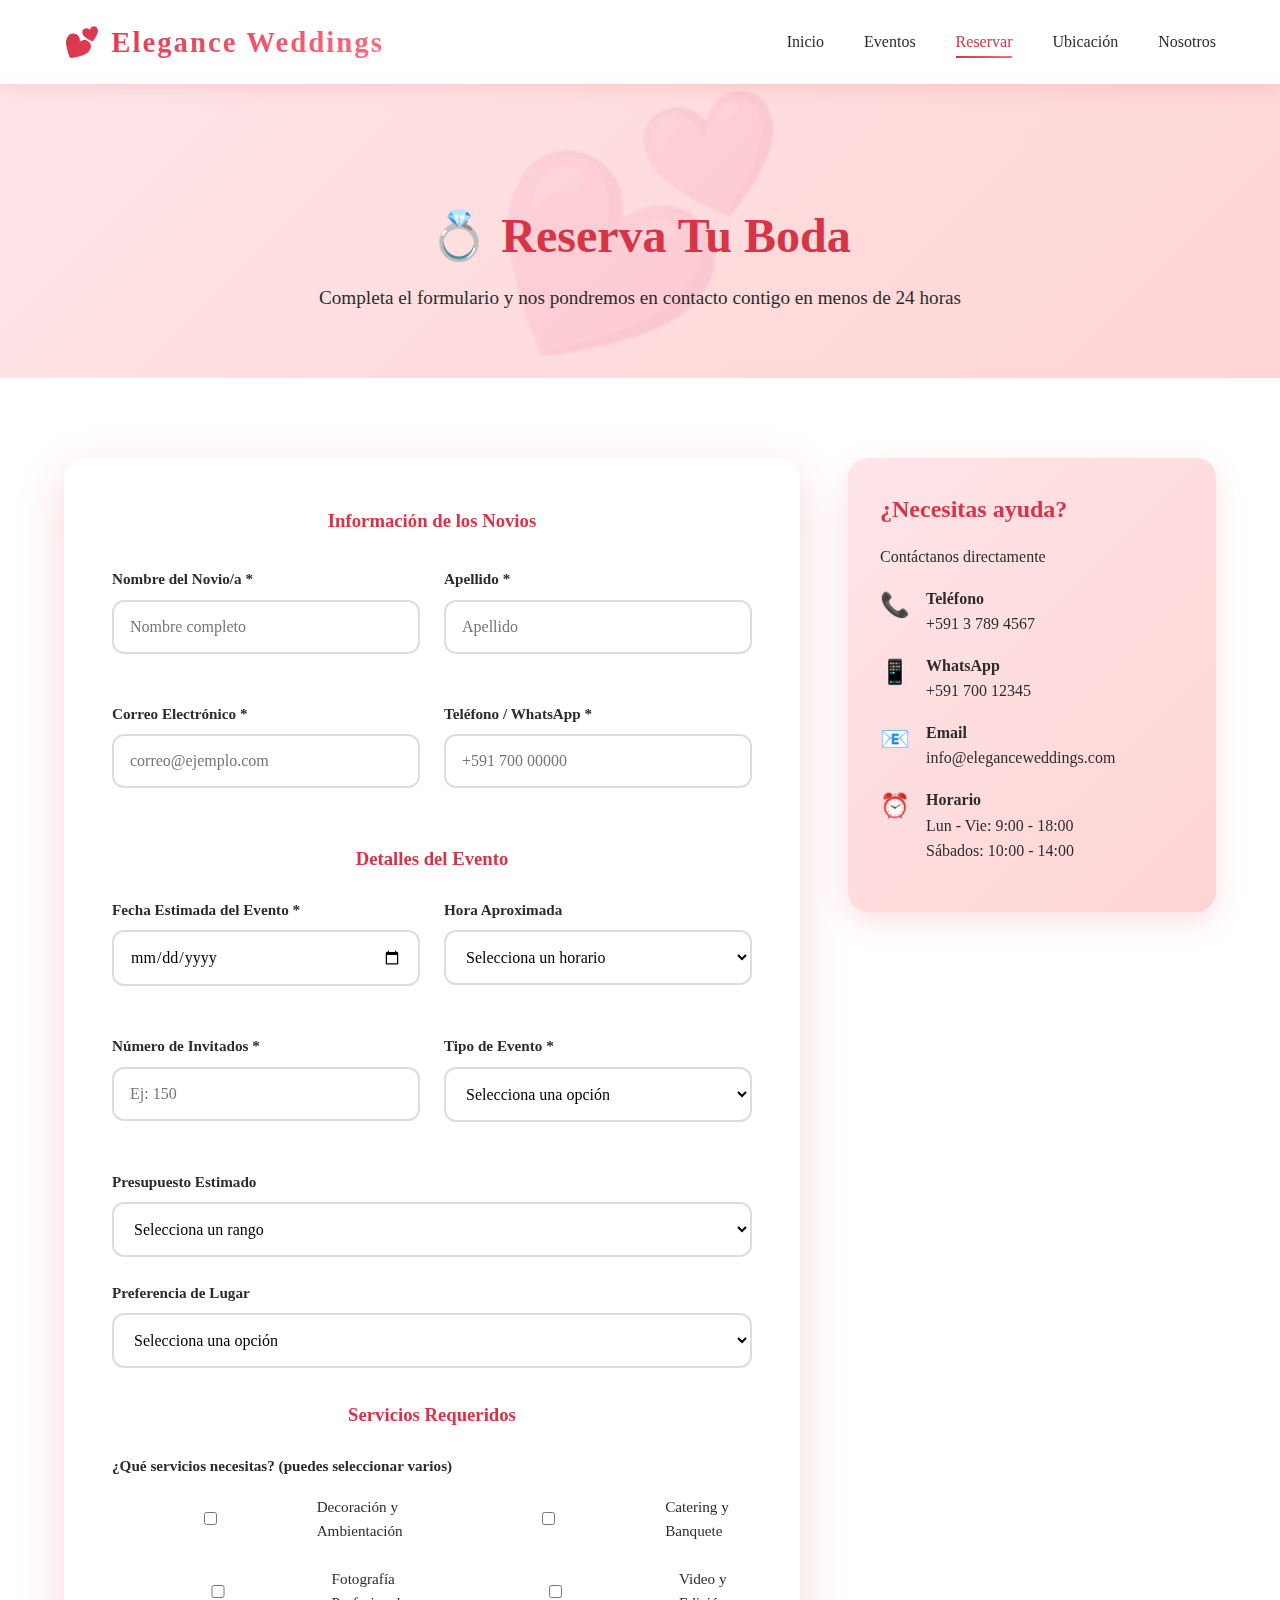
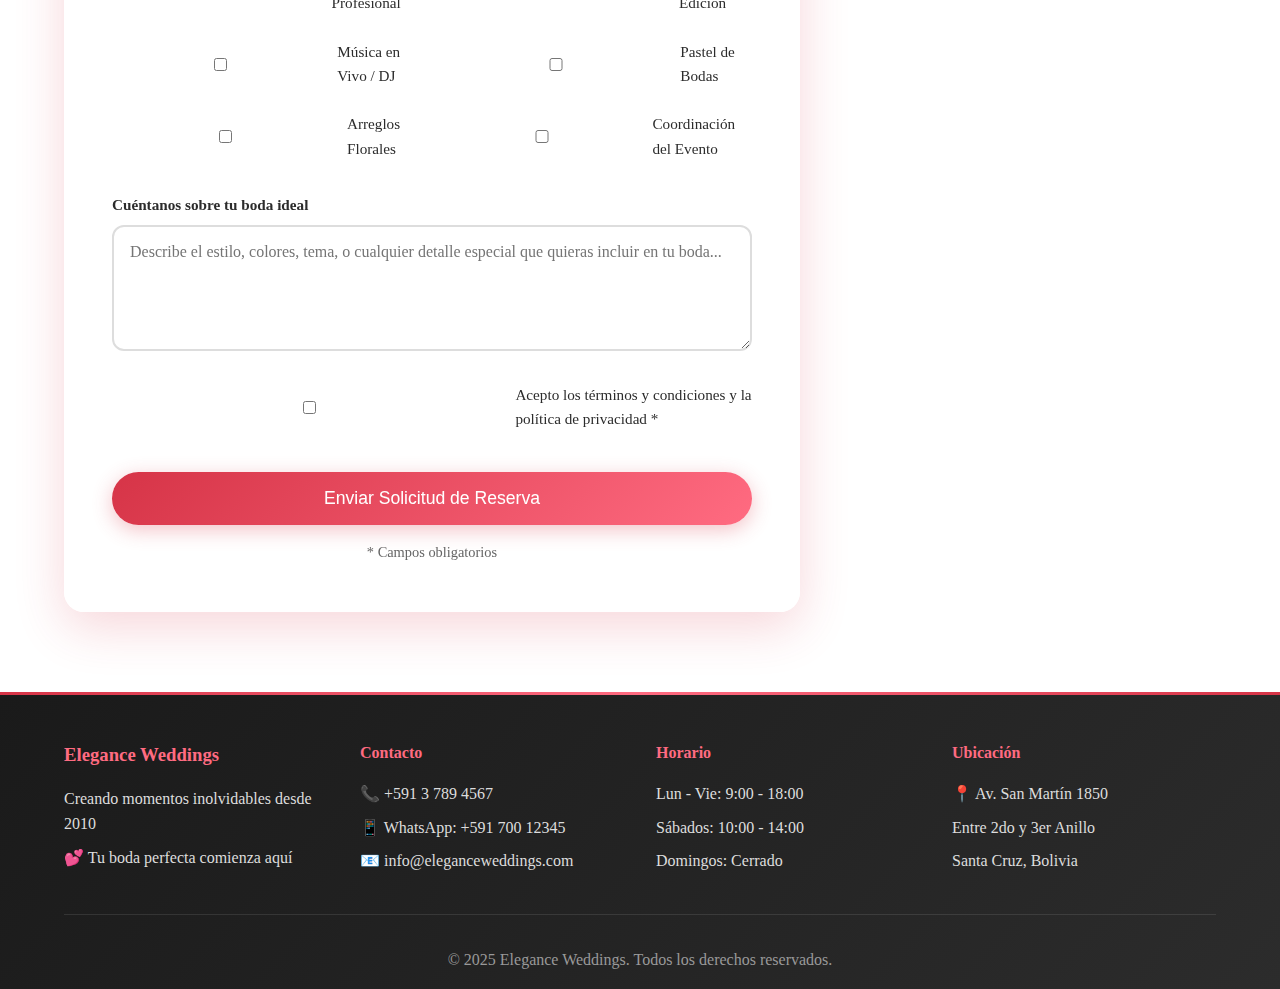
<file: reservar.html>
<!DOCTYPE html>
<html lang="es">
<head>
    <meta charset="UTF-8">
    <meta name="viewport" content="width=device-width, initial-scale=1.0">
    <title>Reservar Boda - Elegance Weddings</title>
    <link rel="stylesheet" href="styles.css">
</head>
<body>
    <!-- Loading Overlay -->
    <div class="loading-overlay">
        <div class="loader"></div>
    </div>

    <!-- Navigation Bar -->
    <nav class="navbar">
        <div class="nav-container">
            <div class="logo">💕 Elegance Weddings</div>
            <ul class="nav-menu">
                <li><a href="index.html">Inicio</a></li>
                <li><a href="eventos.html">Eventos</a></li>
                <li><a href="reservar.html" class="active">Reservar</a></li>
                <li><a href="ubicacion.html">Ubicación</a></li>
                <li><a href="nosotros.html">Nosotros</a></li>
            </ul>
            <div class="hamburger">
                <span></span>
                <span></span>
                <span></span>
            </div>
        </div>
    </nav>

    <!-- Page Header -->
    <section class="page-header">
        <h1>💍 Reserva Tu Boda</h1>
        <p>Completa el formulario y nos pondremos en contacto contigo en menos de 24 horas</p>
    </section>

    <!-- Reservation Form Section -->
    <section class="reservation-section">
        <div class="reservation-container fade-in">
            <div class="success-message" id="successMessage">
                ✓ ¡Gracias! Tu solicitud ha sido enviada exitosamente. Nos pondremos en contacto contigo pronto.
            </div>
            
            <form id="reservationForm" class="reservation-form">
                <h3 style="color: var(--primary); margin-bottom: 2rem; text-align: center;">Información de los Novios</h3>
                
                <div class="form-row">
                    <div class="form-group">
                        <label for="nombre">Nombre del Novio/a *</label>
                        <input type="text" id="nombre" name="nombre" required placeholder="Nombre completo">
                    </div>
                    <div class="form-group">
                        <label for="apellido">Apellido *</label>
                        <input type="text" id="apellido" name="apellido" required placeholder="Apellido">
                    </div>
                </div>

                <div class="form-row">
                    <div class="form-group">
                        <label for="email">Correo Electrónico *</label>
                        <input type="email" id="email" name="email" required placeholder="correo@ejemplo.com">
                    </div>
                    <div class="form-group">
                        <label for="telefono">Teléfono / WhatsApp *</label>
                        <input type="tel" id="telefono" name="telefono" required placeholder="+591 700 00000">
                    </div>
                </div>

                <h3 style="color: var(--primary); margin: 2rem 0 1.5rem; text-align: center;">Detalles del Evento</h3>

                <div class="form-row">
                    <div class="form-group">
                        <label for="fecha">Fecha Estimada del Evento *</label>
                        <input type="date" id="fecha" name="fecha" required>
                    </div>
                    <div class="form-group">
                        <label for="hora">Hora Aproximada</label>
                        <select id="hora" name="hora">
                            <option value="">Selecciona un horario</option>
                            <option value="manana">Mañana (9:00 - 12:00)</option>
                            <option value="mediodia">Mediodía (12:00 - 15:00)</option>
                            <option value="tarde">Tarde (15:00 - 18:00)</option>
                            <option value="noche">Noche (18:00 - 23:00)</option>
                        </select>
                    </div>
                </div>

                <div class="form-row">
                    <div class="form-group">
                        <label for="invitados">Número de Invitados *</label>
                        <input type="number" id="invitados" name="invitados" min="1" required placeholder="Ej: 150">
                    </div>
                    <div class="form-group">
                        <label for="tipo">Tipo de Evento *</label>
                        <select id="tipo" name="tipo" required>
                            <option value="">Selecciona una opción</option>
                            <option value="clasica">Boda Clásica</option>
                            <option value="aire-libre">Boda al Aire Libre</option>
                            <option value="moderna">Boda Moderna</option>
                            <option value="intima">Boda Íntima (hasta 50 personas)</option>
                            <option value="destino">Boda de Destino</option>
                            <option value="tematica">Boda Temática</option>
                        </select>
                    </div>
                </div>

                <div class="form-group">
                    <label for="presupuesto">Presupuesto Estimado</label>
                    <select id="presupuesto" name="presupuesto">
                        <option value="">Selecciona un rango</option>
                        <option value="15000-30000">$15,000 - $30,000</option>
                        <option value="30000-50000">$30,000 - $50,000</option>
                        <option value="50000-80000">$50,000 - $80,000</option>
                        <option value="80000+">Más de $80,000</option>
                    </select>
                </div>

                <div class="form-group">
                    <label for="lugar">Preferencia de Lugar</label>
                    <select id="lugar" name="lugar">
                        <option value="">Selecciona una opción</option>
                        <option value="salon">Salón de Eventos</option>
                        <option value="jardin">Jardín al Aire Libre</option>
                        <option value="playa">Playa o Destino</option>
                        <option value="hotel">Hotel</option>
                        <option value="hacienda">Hacienda / Quinta</option>
                        <option value="otro">Otro (especificar en mensaje)</option>
                    </select>
                </div>

                <h3 style="color: var(--primary); margin: 2rem 0 1.5rem; text-align: center;">Servicios Requeridos</h3>

                <div class="form-group">
                    <label style="margin-bottom: 1rem; display: block;">¿Qué servicios necesitas? (puedes seleccionar varios)</label>
                    <div style="display: grid; grid-template-columns: repeat(2, 1fr); gap: 1rem;">
                        <label style="display: flex; align-items: center; gap: 0.5rem; font-weight: normal;">
                            <input type="checkbox" name="servicios[]" value="decoracion"> Decoración y Ambientación
                        </label>
                        <label style="display: flex; align-items: center; gap: 0.5rem; font-weight: normal;">
                            <input type="checkbox" name="servicios[]" value="catering"> Catering y Banquete
                        </label>
                        <label style="display: flex; align-items: center; gap: 0.5rem; font-weight: normal;">
                            <input type="checkbox" name="servicios[]" value="fotografia"> Fotografía Profesional
                        </label>
                        <label style="display: flex; align-items: center; gap: 0.5rem; font-weight: normal;">
                            <input type="checkbox" name="servicios[]" value="video"> Video y Edición
                        </label>
                        <label style="display: flex; align-items: center; gap: 0.5rem; font-weight: normal;">
                            <input type="checkbox" name="servicios[]" value="musica"> Música en Vivo / DJ
                        </label>
                        <label style="display: flex; align-items: center; gap: 0.5rem; font-weight: normal;">
                            <input type="checkbox" name="servicios[]" value="pastel"> Pastel de Bodas
                        </label>
                        <label style="display: flex; align-items: center; gap: 0.5rem; font-weight: normal;">
                            <input type="checkbox" name="servicios[]" value="flores"> Arreglos Florales
                        </label>
                        <label style="display: flex; align-items: center; gap: 0.5rem; font-weight: normal;">
                            <input type="checkbox" name="servicios[]" value="coordinacion"> Coordinación del Evento
                        </label>
                    </div>
                </div>

                <div class="form-group">
                    <label for="mensaje">Cuéntanos sobre tu boda ideal</label>
                    <textarea id="mensaje" name="mensaje" rows="5" placeholder="Describe el estilo, colores, tema, o cualquier detalle especial que quieras incluir en tu boda..."></textarea>
                </div>

                <div class="form-group">
                    <label style="display: flex; align-items: center; gap: 0.5rem; font-weight: normal;">
                        <input type="checkbox" required> Acepto los términos y condiciones y la política de privacidad *
                    </label>
                </div>

                <button type="submit" class="btn btn-submit">Enviar Solicitud de Reserva</button>
                
                <p style="text-align: center; margin-top: 1rem; color: #666; font-size: 0.9rem;">
                    * Campos obligatorios
                </p>
            </form>
        </div>

        <!-- Contact Info Sidebar -->
        <div class="contact-sidebar">
            <div class="contact-card fade-in">
                <h3>¿Necesitas ayuda?</h3>
                <p>Contáctanos directamente</p>
                
                <div class="contact-item">
                    <span class="contact-icon">📞</span>
                    <div>
                        <strong>Teléfono</strong>
                        <p>+591 3 789 4567</p>
                    </div>
                </div>

                <div class="contact-item">
                    <span class="contact-icon">📱</span>
                    <div>
                        <strong>WhatsApp</strong>
                        <p>+591 700 12345</p>
                    </div>
                </div>

                <div class="contact-item">
                    <span class="contact-icon">📧</span>
                    <div>
                        <strong>Email</strong>
                        <p>info@eleganceweddings.com</p>
                    </div>
                </div>

                <div class="contact-item">
                    <span class="contact-icon">⏰</span>
                    <div>
                        <strong>Horario</strong>
                        <p>Lun - Vie: 9:00 - 18:00<br>Sábados: 10:00 - 14:00</p>
                    </div>
                </div>
            </div>

            <div class="contact-card fade-in">
                <h3>Proceso de Reserva</h3>
                <ol class="process-list">
                    <li>✓ Completa el formulario</li>
                    <li>✓ Recibe nuestra llamada en 24h</li>
                    <li>✓ Agenda una cita presencial</li>
                    <li>✓ Recibe tu propuesta personalizada</li>
                    <li>✓ ¡Confirma y comienza a planificar!</li>
                </ol>
            </div>

            <div class="contact-card fade-in" style="background: linear-gradient(135deg, var(--primary), var(--primary-light)); color: white;">
                <h3 style="color: white;">💎 Oferta Especial</h3>
                <p>Reserva antes del 31 de marzo y obtén:</p>
                <ul style="list-style: none; padding: 0; margin-top: 1rem;">
                    <li>✓ 15% de descuento</li>
                    <li>✓ Sesión fotográfica gratis</li>
                    <li>✓ Coordinador exclusivo</li>
                </ul>
            </div>
        </div>
    </section>

    <!-- Footer -->
    <footer class="footer">
        <div class="footer-content">
            <div class="footer-section">
                <h3>Elegance Weddings</h3>
                <p>Creando momentos inolvidables desde 2010</p>
                <p>💕 Tu boda perfecta comienza aquí</p>
            </div>
            <div class="footer-section">
                <h4>Contacto</h4>
                <p>📞 +591 3 789 4567</p>
                <p>📱 WhatsApp: +591 700 12345</p>
                <p>📧 info@eleganceweddings.com</p>
            </div>
            <div class="footer-section">
                <h4>Horario</h4>
                <p>Lun - Vie: 9:00 - 18:00</p>
                <p>Sábados: 10:00 - 14:00</p>
                <p>Domingos: Cerrado</p>
            </div>
            <div class="footer-section">
                <h4>Ubicación</h4>
                <p>📍 Av. San Martín 1850</p>
                <p>Entre 2do y 3er Anillo</p>
                <p>Santa Cruz, Bolivia</p>
            </div>
        </div>
        <div class="footer-bottom">
            <p>&copy; 2025 Elegance Weddings. Todos los derechos reservados.</p>
        </div>
    </footer>

    <script src="script.js"></script>
</body>
</html>
</file>
<file: styles.css>
* {
    margin: 0;
    padding: 0;
    box-sizing: border-box;
}

:root {
    --primary: #d63447;
    --primary-light: #ff6b81;
    --secondary: #ffe5e8;
    --pastel-pink: #ffc0cb;
    --pastel-rose: #ffb6c1;
    --pastel-peach: #ffd4d4;
    --dark: #2c2c2c;
    --light: #ffffff;
    --accent: #c92a3d;
}

body {
    font-family: 'Georgia', serif;
    line-height: 1.6;
    color: var(--dark);
    overflow-x: hidden;
}

/* Navigation Bar */
.navbar {
    position: fixed;
    top: 0;
    width: 100%;
    background: rgba(255, 255, 255, 0.95);
    backdrop-filter: blur(10px);
    box-shadow: 0 2px 20px rgba(214, 52, 71, 0.15);
    z-index: 1000;
    transition: all 0.3s ease;
}

.nav-container {
    max-width: 1400px;
    margin: 0 auto;
    padding: 1.2rem 5%;
    display: flex;
    justify-content: space-between;
    align-items: center;
}

.logo {
    font-size: 1.8rem;
    font-weight: bold;
    background: linear-gradient(135deg, var(--primary), var(--primary-light));
    -webkit-background-clip: text;
    -webkit-text-fill-color: transparent;
    background-clip: text;
    letter-spacing: 2px;
}

.nav-menu {
    display: flex;
    list-style: none;
    gap: 2.5rem;
}

.nav-menu a {
    text-decoration: none;
    color: var(--dark);
    font-size: 1rem;
    transition: all 0.3s ease;
    position: relative;
    padding: 0.5rem 0;
}

.nav-menu a::after {
    content: '';
    position: absolute;
    bottom: 0;
    left: 0;
    width: 0;
    height: 2px;
    background: linear-gradient(90deg, var(--primary), var(--primary-light));
    transition: width 0.3s ease;
}

.nav-menu a:hover::after,
.nav-menu a.active::after {
    width: 100%;
}

.nav-menu a:hover,
.nav-menu a.active {
    color: var(--primary);
}

.hamburger {
    display: none;
    flex-direction: column;
    cursor: pointer;
    gap: 5px;
}

.hamburger span {
    width: 25px;
    height: 3px;
    background: linear-gradient(90deg, var(--primary), var(--primary-light));
    transition: all 0.3s ease;
}

/* Hero Section */
.hero {
    height: 100vh;
    background: linear-gradient(135deg, rgba(214, 52, 71, 0.5), rgba(255, 107, 129, 0.5)),
                url('https://images.unsplash.com/photo-1606800052052-a08af7148866?w=1600') center/cover fixed;
    display: flex;
    align-items: center;
    justify-content: center;
    text-align: center;
    color: var(--light);
    position: relative;
    overflow: hidden;
}

.hero::before {
    content: '';
    position: absolute;
    top: 0;
    left: 0;
    right: 0;
    bottom: 0;
    background: radial-gradient(circle at 50% 50%, transparent 0%, rgba(214, 52, 71, 0.2) 100%);
    animation: pulse 8s infinite;
}

@keyframes pulse {
    0%, 100% { opacity: 0.5; }
    50% { opacity: 1; }
}

.hero-content {
    position: relative;
    z-index: 1;
}

.hero-content h1 {
    font-size: 4.5rem;
    margin-bottom: 1rem;
    letter-spacing: 3px;
    text-shadow: 3px 3px 6px rgba(0,0,0,0.4);
    animation: fadeInUp 1s ease;
}

.hero-content p {
    font-size: 1.6rem;
    margin-bottom: 2rem;
    text-shadow: 2px 2px 4px rgba(0,0,0,0.4);
    animation: fadeInUp 1.2s ease;
}

/* Buttons */
.btn {
    display: inline-block;
    padding: 1rem 2.5rem;
    background: linear-gradient(135deg, var(--primary), var(--primary-light));
    color: var(--light);
    text-decoration: none;
    border-radius: 50px;
    transition: all 0.4s ease;
    font-size: 1.1rem;
    border: 2px solid transparent;
    cursor: pointer;
    animation: fadeInUp 1.4s ease;
    box-shadow: 0 5px 20px rgba(214, 52, 71, 0.3);
    position: relative;
    overflow: hidden;
}

.btn::before {
    content: '';
    position: absolute;
    top: 0;
    left: -100%;
    width: 100%;
    height: 100%;
    background: linear-gradient(90deg, transparent, rgba(255,255,255,0.3), transparent);
    transition: left 0.5s ease;
}

.btn:hover::before {
    left: 100%;
}

.btn:hover {
    transform: translateY(-3px) scale(1.05);
    box-shadow: 0 10px 30px rgba(214, 52, 71, 0.5);
}

.btn-large {
    padding: 1.2rem 3rem;
    font-size: 1.2rem;
}

.btn-submit {
    width: 100%;
    border: none;
    margin-top: 1rem;
}

/* Page Header */
.page-header {
    background: linear-gradient(135deg, var(--secondary), var(--pastel-peach));
    padding: 8rem 5% 4rem;
    text-align: center;
    margin-top: 70px;
    position: relative;
    overflow: hidden;
}

.page-header::before {
    content: '💕';
    position: absolute;
    font-size: 15rem;
    opacity: 0.1;
    top: 50%;
    left: 50%;
    transform: translate(-50%, -50%);
}

.page-header h1 {
    font-size: 3rem;
    color: var(--primary);
    margin-bottom: 0.5rem;
    position: relative;
}

.page-header p {
    font-size: 1.2rem;
    color: var(--dark);
    position: relative;
}

/* Gallery Section */
.gallery-section {
    padding: 5rem 5%;
    max-width: 1400px;
    margin: 0 auto;
    background: linear-gradient(180deg, transparent, var(--secondary) 50%, transparent);
}

.section-title {
    text-align: center;
    font-size: 2.5rem;
    background: linear-gradient(135deg, var(--primary), var(--primary-light));
    -webkit-background-clip: text;
    -webkit-text-fill-color: transparent;
    background-clip: text;
    margin-bottom: 3rem;
    position: relative;
    padding-bottom: 1rem;
}

.section-title::after {
    content: '';
    position: absolute;
    bottom: 0;
    left: 50%;
    transform: translateX(-50%);
    width: 100px;
    height: 3px;
    background: linear-gradient(90deg, var(--primary), var(--primary-light));
}

.section-subtitle {
    text-align: center;
    color: #666;
    font-size: 1.1rem;
    margin-top: -2rem;
    margin-bottom: 3rem;
}

/* Carousel */
.carousel-container {
    position: relative;
    max-width: 1200px;
    margin: 0 auto;
    overflow: hidden;
    border-radius: 20px;
    box-shadow: 0 15px 50px rgba(214, 52, 71, 0.2);
}

.carousel-slides {
    display: flex;
    transition: transform 0.5s ease;
}

.carousel-slide {
    min-width: 100%;
    position: relative;
    height: 500px;
}

.carousel-slide img {
    width: 100%;
    height: 100%;
    object-fit: cover;
}

.carousel-overlay {
    position: absolute;
    bottom: 0;
    left: 0;
    right: 0;
    background: linear-gradient(to top, rgba(214, 52, 71, 0.9), transparent);
    color: white;
    padding: 2rem;
}

.carousel-nav {
    position: absolute;
    top: 50%;
    transform: translateY(-50%);
    width: 100%;
    display: flex;
    justify-content: space-between;
    padding: 0 1rem;
}

.carousel-btn {
    background: rgba(255, 255, 255, 0.8);
    border: none;
    width: 50px;
    height: 50px;
    border-radius: 50%;
    font-size: 1.5rem;
    cursor: pointer;
    color: var(--primary);
    transition: all 0.3s ease;
    backdrop-filter: blur(5px);
}

.carousel-btn:hover {
    background: var(--primary);
    color: white;
    transform: scale(1.1);
}

.carousel-dots {
    text-align: center;
    padding: 1rem 0;
}

.dot {
    display: inline-block;
    width: 12px;
    height: 12px;
    border-radius: 50%;
    background: #ddd;
    margin: 0 5px;
    cursor: pointer;
    transition: all 0.3s ease;
}

.dot.active {
    background: var(--primary);
    width: 30px;
    border-radius: 6px;
}

/* Gallery Grid */
.gallery-grid {
    display: grid;
    grid-template-columns: repeat(auto-fit, minmax(350px, 1fr));
    gap: 2rem;
}

.gallery-item {
    position: relative;
    overflow: hidden;
    border-radius: 20px;
    box-shadow: 0 10px 30px rgba(214, 52, 71, 0.2);
    cursor: pointer;
    height: 400px;
    transition: all 0.4s ease;
}

.gallery-item::before {
    content: '';
    position: absolute;
    top: 0;
    left: 0;
    right: 0;
    bottom: 0;
    background: linear-gradient(135deg, rgba(214, 52, 71, 0.3), rgba(255, 107, 129, 0.3));
    opacity: 0;
    transition: opacity 0.4s ease;
    z-index: 1;
}

.gallery-item:hover::before {
    opacity: 1;
}

.gallery-item:hover {
    transform: translateY(-10px);
    box-shadow: 0 20px 50px rgba(214, 52, 71, 0.3);
}

.gallery-item img {
    width: 100%;
    height: 100%;
    object-fit: cover;
    transition: transform 0.6s ease;
}

.gallery-item:hover img {
    transform: scale(1.15) rotate(2deg);
}

.gallery-overlay {
    position: absolute;
    bottom: 0;
    left: 0;
    right: 0;
    background: linear-gradient(to top, rgba(214, 52, 71, 0.95), transparent);
    color: var(--light);
    padding: 2rem;
    transform: translateY(60%);
    transition: transform 0.4s ease;
    z-index: 2;
}

.gallery-item:hover .gallery-overlay {
    transform: translateY(0);
}

.gallery-overlay h3 {
    font-size: 1.5rem;
    margin-bottom: 0.5rem;
    color: var(--light);
}

/* Info Section */
.info-section {
    background: linear-gradient(135deg, var(--secondary), var(--pastel-peach));
    padding: 4rem 5%;
    position: relative;
}

.info-cards {
    max-width: 1400px;
    margin: 0 auto;
    display: grid;
    grid-template-columns: repeat(auto-fit, minmax(250px, 1fr));
    gap: 2rem;
}

.info-card {
    background: rgba(255, 255, 255, 0.9);
    backdrop-filter: blur(10px);
    padding: 2.5rem;
    border-radius: 20px;
    text-align: center;
    box-shadow: 0 5px 20px rgba(214, 52, 71, 0.15);
    transition: all 0.4s ease;
    border: 2px solid transparent;
}

.info-card:hover {
    transform: translateY(-15px) scale(1.02);
    box-shadow: 0 20px 50px rgba(214, 52, 71, 0.25);
    border-color: var(--primary-light);
}

.info-icon {
    font-size: 3rem;
    margin-bottom: 1rem;
    animation: bounce 2s infinite;
}

@keyframes bounce {
    0%, 100% { transform: translateY(0); }
    50% { transform: translateY(-10px); }
}

.info-card h3 {
    color: var(--primary);
    font-size: 1.5rem;
    margin-bottom: 0.5rem;
}

/* Events Section */
.events-section {
    padding: 5rem 5%;
    background: linear-gradient(180deg, var(--light), var(--secondary) 50%, var(--light));
}

.events-container {
    max-width: 1400px;
    margin: 0 auto;
}

.event-detail {
    display: grid;
    grid-template-columns: 1fr 1fr;
    gap: 3rem;
    margin-bottom: 5rem;
    align-items: center;
}

.event-image {
    border-radius: 20px;
    overflow: hidden;
    box-shadow: 0 15px 50px rgba(214, 52, 71, 0.2);
    position: relative;
}

.event-image::before {
    content: '';
    position: absolute;
    top: 0;
    left: 0;
    right: 0;
    bottom: 0;
    background: linear-gradient(135deg, rgba(214, 52, 71, 0.2), transparent);
    z-index: 1;
}

.event-image img {
    width: 100%;
    height: 400px;
    object-fit: cover;
    transition: transform 0.5s ease;
}

.event-detail:hover .event-image img {
    transform: scale(1.1);
}

.event-content {
    background: rgba(255, 255, 255, 0.8);
    backdrop-filter: blur(10px);
    padding: 2rem;
    border-radius: 20px;
    border-left: 4px solid var(--primary);
}

.event-content h2 {
    color: var(--primary);
    margin-bottom: 1rem;
    font-size: 2rem;
}

.event-features {
    list-style: none;
    margin: 1.5rem 0;
}

.event-features li {
    padding: 0.5rem 0;
    color: #555;
    font-size: 1.05rem;
}

/* Reservation Section */
.reservation-section {
    padding: 5rem 5%;
    max-width: 1400px;
    margin: 0 auto;
    display: grid;
    grid-template-columns: 2fr 1fr;
    gap: 3rem;
}

.reservation-container {
    background: rgba(255, 255, 255, 0.9);
    backdrop-filter: blur(10px);
    padding: 3rem;
    border-radius: 20px;
    box-shadow: 0 15px 50px rgba(214, 52, 71, 0.2);
}

.success-message {
    display: none;
    background: linear-gradient(135deg, #4CAF50, #45a049);
    color: white;
    padding: 1rem;
    border-radius: 15px;
    margin-bottom: 1.5rem;
    text-align: center;
    box-shadow: 0 5px 20px rgba(76, 175, 80, 0.3);
}

.success-message.show {
    display: block;
    animation: slideDown 0.5s ease;
}

@keyframes slideDown {
    from {
        opacity: 0;
        transform: translateY(-20px);
    }
    to {
        opacity: 1;
        transform: translateY(0);
    }
}

.form-row {
    display: grid;
    grid-template-columns: 1fr 1fr;
    gap: 1.5rem;
    margin-bottom: 1.5rem;
}

.form-group {
    margin-bottom: 1.5rem;
}

.form-group label {
    display: block;
    margin-bottom: 0.5rem;
    color: var(--dark);
    font-weight: bold;
    font-size: 0.95rem;
}

.form-group input,
.form-group textarea,
.form-group select {
    width: 100%;
    padding: 1rem;
    border: 2px solid #ddd;
    border-radius: 12px;
    font-size: 1rem;
    transition: all 0.3s ease;
    font-family: inherit;
    background: rgba(255, 255, 255, 0.9);
}

.form-group input:focus,
.form-group textarea:focus,
.form-group select:focus {
    outline: none;
    border-color: var(--primary);
    box-shadow: 0 0 0 3px rgba(214, 52, 71, 0.1);
    transform: translateY(-2px);
}

/* Contact Sidebar */
.contact-sidebar {
    display: flex;
    flex-direction: column;
    gap: 2rem;
}

.contact-card {
    background: linear-gradient(135deg, var(--secondary), var(--pastel-peach));
    padding: 2rem;
    border-radius: 20px;
    box-shadow: 0 10px 30px rgba(214, 52, 71, 0.15);
}

.contact-card h3 {
    color: var(--primary);
    margin-bottom: 1rem;
    font-size: 1.5rem;
}

.contact-item {
    display: flex;
    gap: 1rem;
    margin: 1rem 0;
    align-items: start;
}

.contact-icon {
    font-size: 1.5rem;
}

.process-list {
    padding-left: 1.5rem;
}

.process-list li {
    margin: 0.8rem 0;
    color: #555;
}

/* Location Section */
.location-main {
    padding: 5rem 5%;
    max-width: 1400px;
    margin: 0 auto;
}

.location-grid {
    display: grid;
    grid-template-columns: 1fr 1fr;
    gap: 3rem;
    align-items: center;
}

.location-info h2 {
    color: var(--primary);
    margin-bottom: 1rem;
    font-size: 2rem;
}

.info-item {
    display: flex;
    gap: 1.5rem;
    margin: 2rem 0;
    padding: 1.5rem;
    background: rgba(255, 229, 232, 0.3);
    border-radius: 15px;
    transition: all 0.3s ease;
}

.info-item:hover {
    transform: translateX(10px);
    background: rgba(255, 229, 232, 0.5);
}

.info-item .info-icon {
    font-size: 2rem;
}

.map-section {
    height: 500px;
}

.map-container {
    height: 100%;
    border-radius: 20px;
    overflow: hidden;
    box-shadow: 0 15px 50px rgba(214, 52, 71, 0.2);
}

.map-placeholder {
    height: 100%;
    background: linear-gradient(135deg, var(--primary), var(--primary-light));
    display: flex;
    flex-direction: column;
    align-items: center;
    justify-content: center;
    color: white;
    text-align: center;
    padding: 2rem;
}

.map-icon {
    font-size: 5rem;
    margin-bottom: 1rem;
}

/* Venues Section */
.venues-section {
    padding: 5rem 5%;
    background: linear-gradient(180deg, var(--secondary), var(--light));
}

.venues-grid {
    max-width: 1400px;
    margin: 0 auto;
    display: grid;
    grid-template-columns: repeat(auto-fit, minmax(300px, 1fr));
    gap: 2rem;
}

.venue-card {
    background: white;
    border-radius: 20px;
    overflow: hidden;
    box-shadow: 0 10px 30px rgba(214, 52, 71, 0.15);
    transition: all 0.4s ease;
}

.venue-card:hover {
    transform: translateY(-10px);
    box-shadow: 0 20px 50px rgba(214, 52, 71, 0.25);
}

.venue-card img {
    width: 100%;
    height: 250px;
    object-fit: cover;
}

.venue-info {
    padding: 1.5rem;
}

.venue-info h3 {
    color: var(--primary);
    margin-bottom: 0.5rem;
}

.venue-info ul {
    list-style: none;
    margin-top: 1rem;
}

.venue-info li {
    padding: 0.3rem 0;
    color: #666;
}

/* Directions Section */
.directions-section {
    padding: 5rem 5%;
    background: var(--light);
}

.directions-container {
    max-width: 1400px;
    margin: 0 auto;
}

.directions-grid {
    display: grid;
    grid-template-columns: repeat(auto-fit, minmax(300px, 1fr));
    gap: 2rem;
}

.direction-card {
    background: linear-gradient(135deg, var(--secondary), var(--pastel-peach));
    padding: 2rem;
    border-radius: 20px;
    text-align: center;
    transition: all 0.3s ease;
}

.direction-card:hover {
    transform: translateY(-10px);
    box-shadow: 0 15px 40px rgba(214, 52, 71, 0.2);
}

.direction-icon {
    font-size: 3rem;
    margin-bottom: 1rem;
}

/* About Section */
.about-main {
    padding: 5rem 5%;
    max-width: 1400px;
    margin: 0 auto;
}

.about-content-grid {
    display: grid;
    grid-template-columns: 1fr 1fr;
    gap: 3rem;
    align-items: center;
}

.about-image {
    border-radius: 20px;
    overflow: hidden;
    box-shadow: 0 15px 50px rgba(214, 52, 71, 0.2);
}

.about-image img {
    width: 100%;
    height: 100%;
    object-fit: cover;
    transition: transform 0.5s ease;
}

.about-image:hover img {
    transform: scale(1.1);
}

.about-text h2 {
    color: var(--primary);
    margin-bottom: 1rem;
    font-size: 2rem;
}

.about-text p {
    margin-bottom: 1.5rem;
    line-height: 1.8;
    color: #555;
}

/* Values Section */
.values-section {
    padding: 5rem 5%;
    background: linear-gradient(135deg, var(--secondary), var(--pastel-peach));
}

.values-grid {
    max-width: 1400px;
    margin: 0 auto;
    display: grid;
    grid-template-columns: repeat(auto-fit, minmax(250px, 1fr));
    gap: 2rem;
}

.value-card {
    background: rgba(255, 255, 255, 0.9);
    backdrop-filter: blur(10px);
    padding: 2rem;
    border-radius: 20px;
    text-align: center;
    transition: all 0.4s ease;
}

.value-card:hover {
    transform: translateY(-10px) scale(1.05);
    box-shadow: 0 15px 40px rgba(214, 52, 71, 0.2);
}

.value-icon {
    font-size: 3rem;
    margin-bottom: 1rem;
}

/* Team Section */
.team-section {
    padding: 5rem 5%;
    background: var(--light);
}

.team-grid {
    max-width: 1400px;
    margin: 0 auto;
    display: grid;
    grid-template-columns: repeat(auto-fit, minmax(250px, 1fr));
    gap: 2rem;
}

.team-member {
    background: white;
    border-radius: 20px;
    overflow: hidden;
    box-shadow: 0 10px 30px rgba(214, 52, 71, 0.15);
    transition: all 0.4s ease;
    text-align: center;
}

.team-member:hover {
    transform: translateY(-10px);
    box-shadow: 0 20px 50px rgba(214, 52, 71, 0.25);
}

.member-image {
    width: 100%;
    height: 300px;
    overflow: hidden;
}

.member-image img {
    width: 100%;
    height: 100%;
    object-fit: cover;
    transition: transform 0.5s ease;
}

.team-member:hover .member-image img {
    transform: scale(1.15);
}

.team-member h3 {
    padding: 1rem 1rem 0.5rem;
    color: var(--primary);
}

.member-role {
    color: var(--primary-light);
    font-style: italic;
    margin-bottom: 0.5rem;
}

.team-member p {
    padding: 0 1rem 1.5rem;
    color: #666;
}

/* Stats Section */
.stats-section {
    padding: 5rem 5%;
    background: linear-gradient(135deg, var(--primary), var(--primary-light));
}

.stats-container {
    max-width: 1400px;
    margin: 0 auto;
    display: grid;
    grid-template-columns: repeat(auto-fit, minmax(200px, 1fr));
    gap: 2rem;
}

.stat-item {
    text-align: center;
    color: white;
    padding: 2rem;
    background: rgba(255, 255, 255, 0.1);
    backdrop-filter: blur(10px);
    border-radius: 20px;
    transition: all 0.3s ease;
}

.stat-item:hover {
    transform: scale(1.1);
    background: rgba(255, 255, 255, 0.2);
}

.stat-item h3 {
    font-size: 3rem;
    margin-bottom: 0.5rem;
}

/* Testimonials Section */
.testimonials-section {
    padding: 5rem 5%;
    background: var(--light);
}

.testimonials-grid {
    max-width: 1400px;
    margin: 0 auto;
    display: grid;
    grid-template-columns: repeat(auto-fit, minmax(300px, 1fr));
    gap: 2rem;
}

.testimonial-card {
    background: linear-gradient(135deg, var(--secondary), var(--pastel-peach));
    padding: 2rem;
    border-radius: 20px;
    box-shadow: 0 10px 30px rgba(214, 52, 71, 0.15);
    position: relative;
    transition: all 0.3s ease;
}

.testimonial-card:hover {
    transform: translateY(-10px);
    box-shadow: 0 20px 50px rgba(214, 52, 71, 0.25);
}

.quote-icon {
    font-size: 4rem;
    color: var(--primary);
    opacity: 0.3;
    line-height: 1;
}

.testimonial-author {
    margin-top: 1rem;
    padding-top: 1rem;
    border-top: 2px solid rgba(214, 52, 71, 0.2);
}

.testimonial-author strong {
    color: var(--primary);
}

.testimonial-author span {
    display: block;
    font-size: 0.9rem;
    color: #666;
    margin-top: 0.3rem;
}

/* Social Media Section */
.social-section {
    padding: 4rem 5%;
    background: linear-gradient(135deg, var(--secondary), var(--pastel-peach));
    text-align: center;
}

.social-links {
    display: flex;
    justify-content: center;
    gap: 2rem;
    margin-top: 2rem;
}

.social-link {
    width: 60px;
    height: 60px;
    border-radius: 50%;
    background: white;
    display: flex;
    align-items: center;
    justify-content: center;
    font-size: 1.5rem;
    color: var(--primary);
    text-decoration: none;
    transition: all 0.3s ease;
    box-shadow: 0 5px 20px rgba(214, 52, 71, 0.2);
}

.social-link:hover {
    transform: translateY(-10px) scale(1.1);
    background: linear-gradient(135deg, var(--primary), var(--primary-light));
    color: white;
    box-shadow: 0 10px 30px rgba(214, 52, 71, 0.4);
}

/* CTA Section */
.cta-section {
    background: linear-gradient(135deg, rgba(214, 52, 71, 0.9), rgba(255, 107, 129, 0.9)),
                url('https://images.unsplash.com/photo-1583939003579-730e3918a45a?w=1600') center/cover fixed;
    padding: 6rem 5%;
    text-align: center;
    color: var(--light);
    position: relative;
}

.cta-section::before {
    content: '';
    position: absolute;
    top: 0;
    left: 0;
    right: 0;
    bottom: 0;
    background: radial-gradient(circle, transparent 0%, rgba(214, 52, 71, 0.3) 100%);
}

.cta-content {
    position: relative;
    z-index: 1;
}

.cta-content h2 {
    font-size: 3rem;
    margin-bottom: 1rem;
    text-shadow: 2px 2px 4px rgba(0,0,0,0.3);
}

.cta-content p {
    font-size: 1.3rem;
    margin-bottom: 2rem;
    text-shadow: 1px 1px 2px rgba(0,0,0,0.3);
}

.cta-section .btn {
    background: white;
    color: var(--primary);
    border: 2px solid white;
}

.cta-section .btn:hover {
    background: transparent;
    color: white;
}

/* Footer */
.footer {
    background: linear-gradient(135deg, #1a1a1a, #2c2c2c);
    color: var(--light);
    padding: 3rem 5% 1rem;
    position: relative;
    overflow: hidden;
}

.footer::before {
    content: '';
    position: absolute;
    top: 0;
    left: 0;
    right: 0;
    height: 3px;
    background: linear-gradient(90deg, var(--primary), var(--primary-light), var(--primary));
}

.footer-content {
    max-width: 1400px;
    margin: 0 auto;
    display: grid;
    grid-template-columns: repeat(auto-fit, minmax(250px, 1fr));
    gap: 2rem;
    margin-bottom: 2rem;
}

.footer-section h3, .footer-section h4 {
    color: var(--primary-light);
    margin-bottom: 1rem;
}

.footer-section p {
    margin-bottom: 0.5rem;
    color: #ddd;
}

.footer-bottom {
    text-align: center;
    padding-top: 2rem;
    border-top: 1px solid rgba(255,255,255,0.1);
    color: #999;
}

/* Animations */
@keyframes fadeInUp {
    from {
        opacity: 0;
        transform: translateY(30px);
    }
    to {
        opacity: 1;
        transform: translateY(0);
    }
}

@keyframes slideIn {
    from {
        opacity: 0;
        transform: translateX(-50px);
    }
    to {
        opacity: 1;
        transform: translateX(0);
    }
}

.fade-in {
    opacity: 0;
    transform: translateY(30px);
    transition: all 0.6s ease;
}

.fade-in.visible {
    opacity: 1;
    transform: translateY(0);
}

/* Scroll to top button */
.scroll-top {
    position: fixed;
    bottom: 30px;
    right: 30px;
    width: 50px;
    height: 50px;
    border-radius: 50%;
    background: linear-gradient(135deg, var(--primary), var(--primary-light));
    color: white;
    display: flex;
    align-items: center;
    justify-content: center;
    font-size: 1.5rem;
    cursor: pointer;
    opacity: 0;
    visibility: hidden;
    transition: all 0.3s ease;
    box-shadow: 0 5px 20px rgba(214, 52, 71, 0.4);
    z-index: 999;
}

.scroll-top.visible {
    opacity: 1;
    visibility: visible;
}

.scroll-top:hover {
    transform: translateY(-5px);
    box-shadow: 0 10px 30px rgba(214, 52, 71, 0.6);
}

/* Loading Animation */
.loading-overlay {
    position: fixed;
    top: 0;
    left: 0;
    width: 100%;
    height: 100%;
    background: linear-gradient(135deg, var(--primary), var(--primary-light));
    display: flex;
    align-items: center;
    justify-content: center;
    z-index: 9999;
    opacity: 1;
    transition: opacity 0.5s ease;
}

.loading-overlay.hidden {
    opacity: 0;
    pointer-events: none;
}

.loader {
    width: 50px;
    height: 50px;
    border: 5px solid rgba(255, 255, 255, 0.3);
    border-top-color: white;
    border-radius: 50%;
    animation: spin 1s linear infinite;
}

@keyframes spin {
    to { transform: rotate(360deg); }
}

/* Responsive Design */
@media (max-width: 768px) {
    .hamburger {
        display: flex;
    }

    .nav-menu {
        position: fixed;
        left: -100%;
        top: 70px;
        flex-direction: column;
        background: rgba(255, 255, 255, 0.98);
        backdrop-filter: blur(10px);
        width: 100%;
        text-align: center;
        transition: 0.3s;
        box-shadow: 0 10px 27px rgba(214, 52, 71, 0.15);
        padding: 2rem 0;
    }

    .nav-menu.active {
        left: 0;
    }

    .hero-content h1 {
        font-size: 2.5rem;
    }

    .hero-content p {
        font-size: 1.2rem;
    }

    .gallery-grid {
        grid-template-columns: 1fr;
    }

    .event-detail {
        grid-template-columns: 1fr;
    }

    .reservation-section {
        grid-template-columns: 1fr;
    }

    .location-grid {
        grid-template-columns: 1fr;
    }

    .about-content-grid {
        grid-template-columns: 1fr;
    }

    .form-row {
        grid-template-columns: 1fr;
    }

    .cta-content h2 {
        font-size: 2rem;
    }

    .page-header h1 {
        font-size: 2rem;
    }

    .section-title {
        font-size: 2rem;
    }

    .carousel-slide {
        height: 300px;
    }
}

/* Print Styles */
@media print {
    .navbar,
    .btn,
    .scroll-top,
    .carousel-nav {
        display: none;
    }
}
</file>
